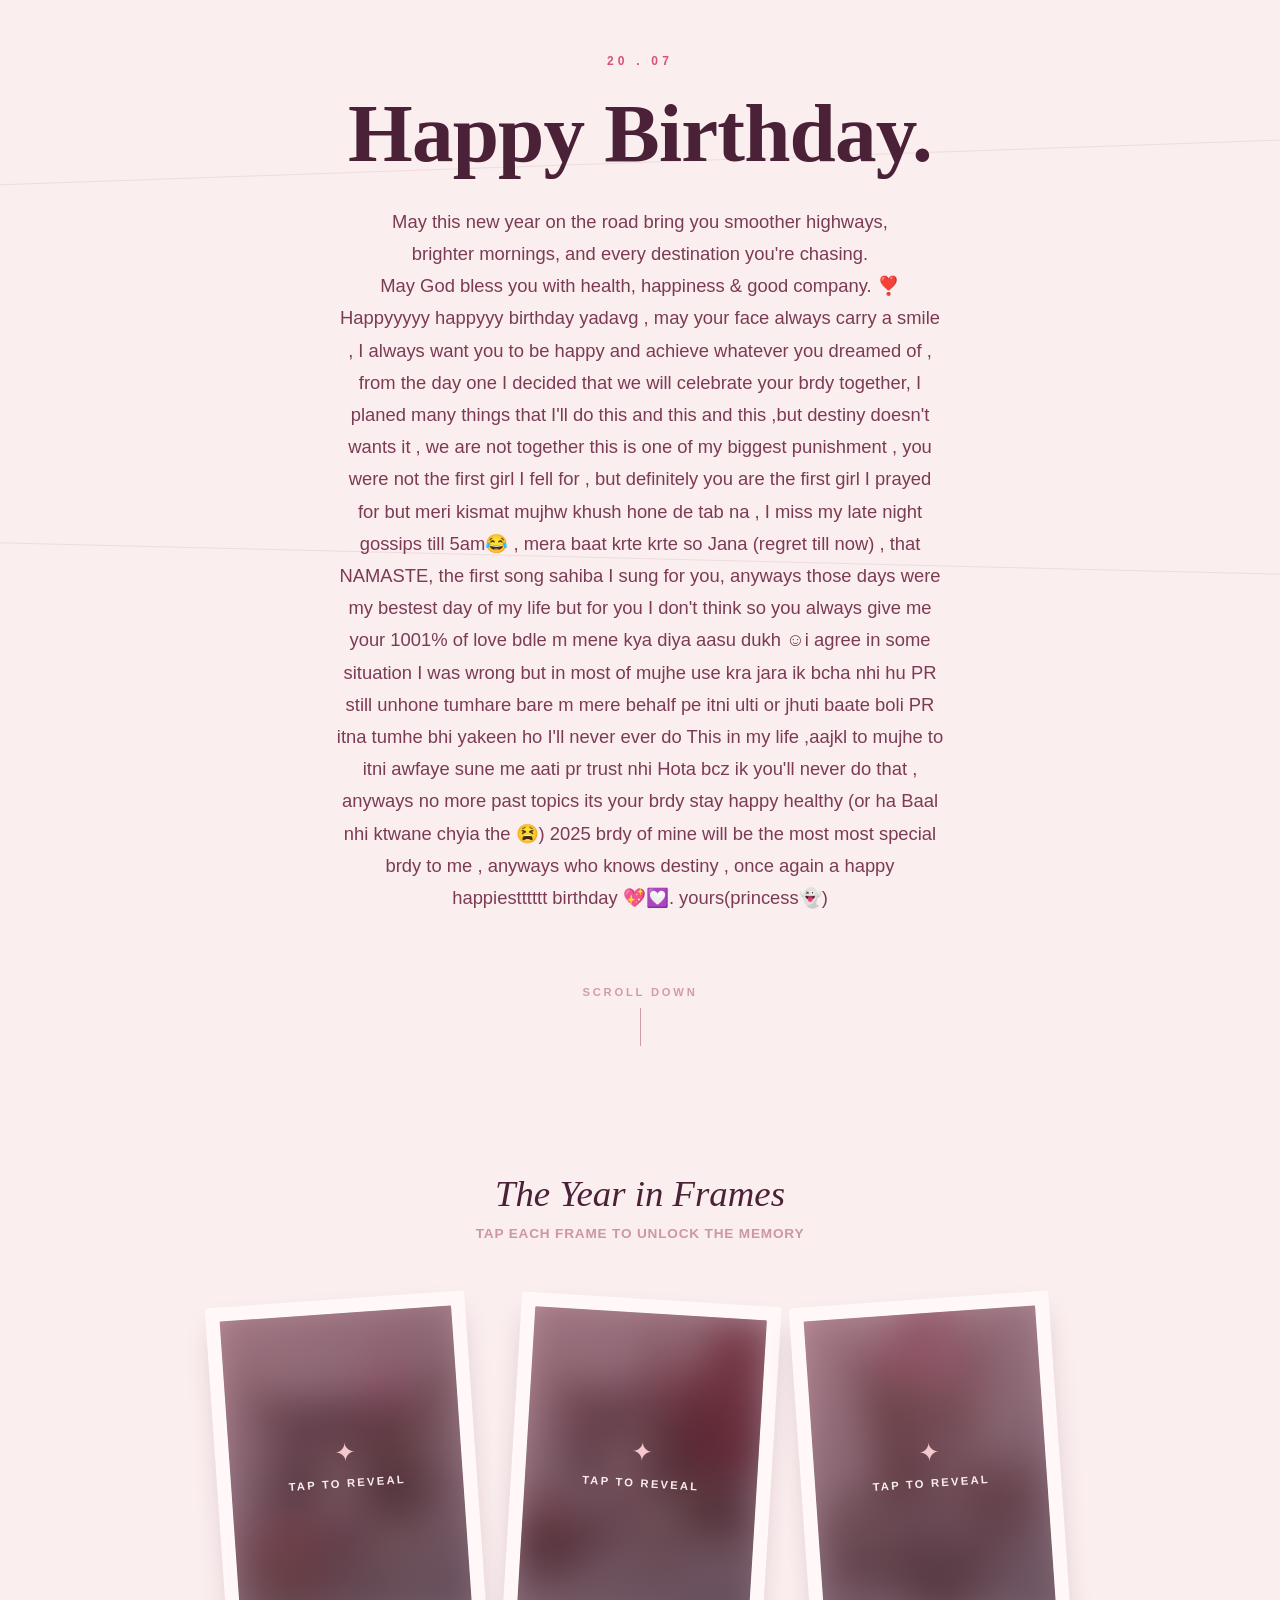
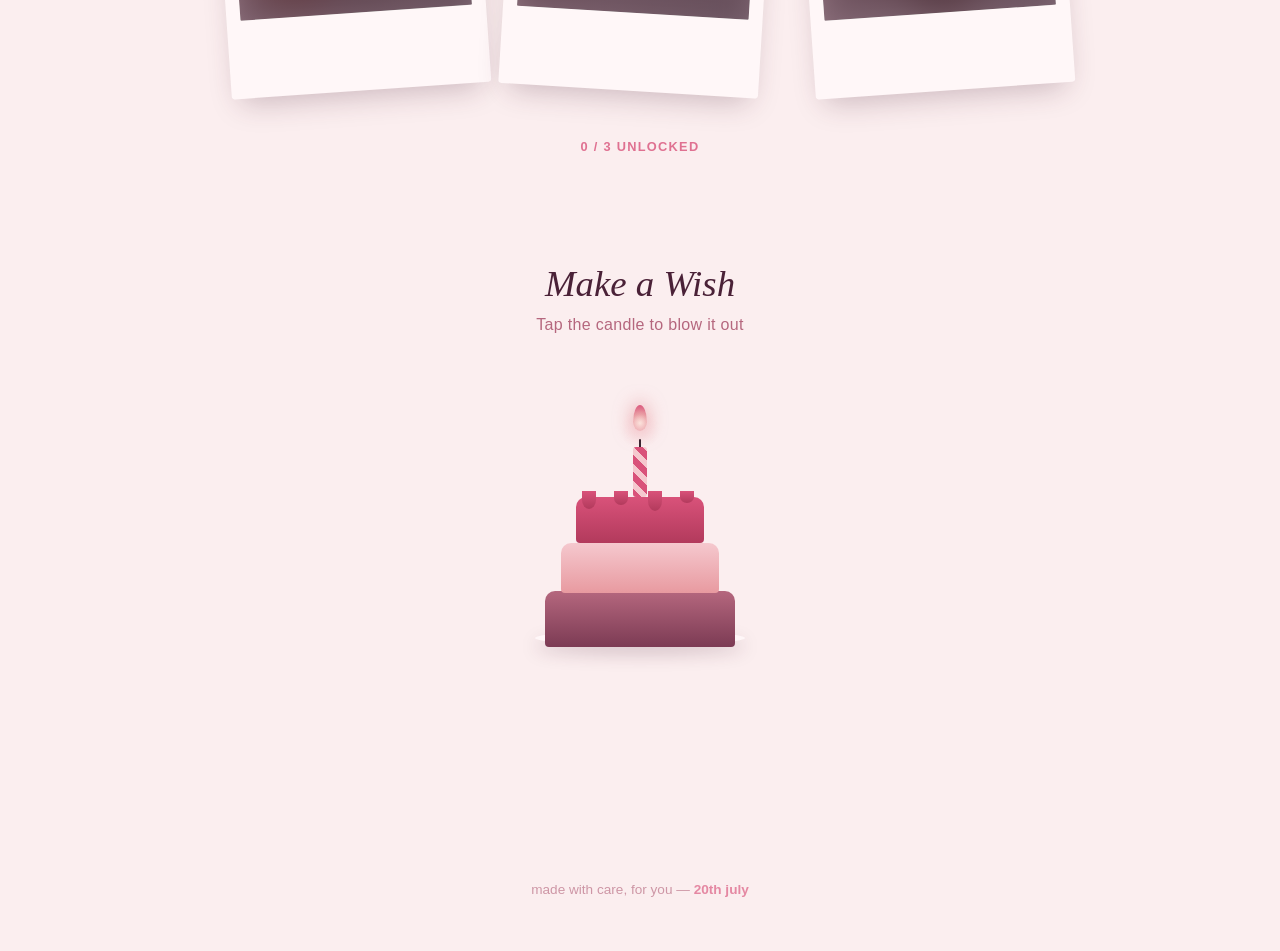
<file: index.html>
<!DOCTYPE html>
<html lang="en">
<head>
    <meta charset="UTF-8">
    <meta name="viewport" content="width=device-width, initial-scale=1.0">

    <title>Pink Paws & Puppy Love 🎀 | Pookie's Corner</title>

    <meta name="description"
          content="Welcome to Pookie's Corner - a cute Hello Kitty inspired website featuring adorable designs, animations and a cozy aesthetic built with HTML, CSS and JavaScript.">

    <meta name="keywords"
          content="Hello Kitty, Cute Website, Pink Website, HTML, CSS, JavaScript, Pookie, Sanrio">

    <meta name="author" content="Divyansh Sharma">

    <meta name="robots" content="index, follow">

    <link rel="canonical"
          href="https://hello-kitty-blond-pi.vercel.app/">

    <!-- Open Graph -->
    <meta property="og:title"
          content="Pink Paws & Puppy Love 🎀">

    <meta property="og:description"
          content="A cute Hello Kitty inspired website full of pink aesthetics and adorable animations.">

    <meta property="og:type"
          content="website">

    <meta property="og:url"
          content="https://hello-kitty-blond-pi.vercel.app/">

    <!-- Optional: replace with your own preview image later -->
    <meta property="og:image"
          content="https://hello-kitty-blond-pi.vercel.app/hello_kitty.jpg">

    <link rel="preconnect" href="https://fonts.googleapis.com">
    <link rel="preconnect" href="https://fonts.gstatic.com" crossorigin>

    <link href="https://fonts.googleapis.com/css2?family=Baloo+2:wght@500;700;800&family=Quicksand:wght@400;500;600;700&family=Caveat:wght@700&display=swap" rel="stylesheet">

    <link rel="stylesheet" href="style.css">

</head>
<body>

<canvas id="confetti-canvas"></canvas>

<div class="sky">
  <div class="wire wire-1"></div>
  <div class="wire wire-2"></div>
</div>

<main>

  <section class="hero">
    <p class="eyebrow">20 . 07</p>
    <h1 class="title">Happy Birthday.<br></h1>
    <p class="wish">May this new year on the road bring you smoother highways,<br>
    brighter mornings, and every destination you're chasing.<br>
    May God bless you with health, happiness &amp; good company. ❣️
    Happyyyyy happyyy birthday yadavg , may your face always carry a smile , I always want you to be happy and achieve whatever you dreamed of , from the day one I decided that we will celebrate your brdy together, I planed many things that I'll do this and this and this ,but destiny doesn't wants it , we are not together this is one of my biggest punishment , you were not the first girl I fell for , but definitely you are the first girl I prayed for but meri kismat mujhw khush hone de tab na , I miss my late night gossips till 5am😂 , mera baat krte krte so Jana (regret till now) , that NAMASTE, the first song sahiba I sung for you, anyways those days were my bestest day of my life but for you I don't think so you always give me your 1001% of love bdle m mene kya diya aasu dukh ☺i agree in some situation I was wrong but in most of mujhe use kra jara ik bcha nhi hu PR still unhone tumhare bare m mere behalf pe itni ulti or jhuti baate boli PR itna tumhe bhi yakeen ho I'll never ever do

    This in my life ,aajkl to mujhe to itni awfaye sune me aati pr trust nhi Hota bcz ik you'll never do that , anyways no more past topics its your brdy stay happy healthy (or ha Baal nhi ktwane chyia the 😫) 2025 brdy of mine will be the most most special brdy to me , anyways who knows destiny , once again a happy happiestttttt birthday 💖💟.                
                                                                                                
                                                                                yours(princess👻)
    </p>
    <div class="scroll-cue">
      <span>scroll down</span>
      <div class="scroll-line"></div>
    </div>
  </section>

  <section class="gallery">
    <h2 class="section-label">The Year in Frames</h2>
    <p class="gallery-hint">tap each frame to unlock the memory</p>

    <div class="frame-row" id="frameRow">
      <figure class="polaroid tilt-left" data-frame>
        <div class="polaroid-inner">
          <div class="seal">
            <span class="seal-icon">✦</span>
            <span class="seal-text">tap to reveal</span>
          </div>
          <img src="Birthday cat-kitty💕.jpg" alt="photo_1">
        </div>
        <figcaption>your fav person</figcaption>
      </figure>

      <figure class="polaroid tilt-right" data-frame>
        <div class="polaroid-inner">
          <div class="seal">
            <span class="seal-icon">✦</span>
            <span class="seal-text">tap to reveal</span>
          </div>
          <img src="download_1.jpg" alt="photo 2">
        </div>
        <figcaption>May your weigh increase this year</figcaption>
      </figure>

      <figure class="polaroid tilt-left" data-frame>
        <div class="polaroid-inner">
          <div class="seal">
            <span class="seal-icon">✦</span>
            <span class="seal-text">tap to reveal</span>
          </div>
          <img src="download.jpg" alt="photo 3">
        </div>
        <figcaption>Bus ab koi bimari mt LGA lena</figcaption>
      </figure>
    </div>

    <p class="gallery-progress" id="galleryProgress">0 / 3 unlocked</p>
  </section>

  <section class="cake-section">
    <h2 class="section-label">Make a Wish</h2>
    <p class="cake-instruction" id="cakeInstruction">Tap the candle to blow it out</p>

    <div class="cake-wrap" id="cakeWrap">
      <div class="candle" id="candle">
        <div class="flame-wrap" id="flameWrap">
          <div class="flame"></div>
          <div class="flame-glow"></div>
        </div>
        <div class="wick"></div>
        <div class="candle-stick"></div>
      </div>

      <div class="smoke" id="smoke"></div>

      <div class="cake">
        <div class="plate"></div>
        <div class="layer layer-top">
          <span class="drip"></span><span class="drip"></span><span class="drip"></span><span class="drip"></span>
        </div>
        <div class="layer layer-mid"></div>
        <div class="layer layer-bottom"></div>
      </div>
    </div>

    <p class="cake-result" id="cakeResult"></p>
  </section>

  <footer class="footer">
    <p>made with care, for you — <span>20th july</span></p>
  </footer>

</main>

<script src="script.js"></script>
</body>
</html>
</file>
<file: style.css>
:root{
  --cream: #FBEEEF;
  --cream-soft: #F6DFE3;
  --denim: #B5677E;
  --denim-deep: #7C3B54;
  --navy: #4A2137;
  --gold: #E89AA0;
  --gold-soft: #F5C8CE;
  --terracotta: #D9527A;
  --ink: #3A2430;
  --paper: #FFF7F8;

  --font-display: "Fraunces", serif;
  --font-body: "Manrope", sans-serif;
}

*{margin:0;padding:0;box-sizing:border-box;}

html{scroll-behavior:smooth;}

body{
  background: var(--cream);
  color: var(--ink);
  font-family: var(--font-body);
  overflow-x: hidden;
  position: relative;
}

@media (prefers-reduced-motion: reduce){
  *{animation-duration: 0.001ms !important; animation-iteration-count: 1 !important; transition-duration: 0.001ms !important; scroll-behavior: auto !important;}
}

::selection{ background: var(--gold-soft); color: var(--navy); }

/* ---------- background wires ---------- */
.sky{
  position: fixed;
  top: 0; left: 0; width: 100%; height: 100%;
  pointer-events: none;
  z-index: 0;
  opacity: 0.08;
}
.wire{
  position: absolute;
  left: -5%;
  width: 110%;
  height: 1px;
  background: var(--navy);
}
.wire-1{ top: 18%; transform: rotate(-2deg); }
.wire-2{ top: 62%; transform: rotate(1.4deg); }

main{ position: relative; z-index: 1; }

#confetti-canvas{
  position: fixed;
  top:0; left:0;
  width: 100vw; height: 100vh;
  pointer-events: none;
  z-index: 50;
}

/* ---------- HERO ---------- */
.hero{
  min-height: 100svh;
  display: flex;
  flex-direction: column;
  align-items: center;
  justify-content: center;
  text-align: center;
  padding: 6vh 6vw;
}

.eyebrow{
  font-family: var(--font-body);
  font-weight: 700;
  letter-spacing: 0.35em;
  font-size: 0.75rem;
  color: var(--terracotta);
  margin-bottom: 1.4rem;
  text-transform: uppercase;
}

.title{
  font-family: var(--font-display);
  font-weight: 600;
  font-size: clamp(2.6rem, 8vw, 5.2rem);
  line-height: 1.04;
  color: var(--navy);
  letter-spacing: -0.01em;
}

.title span{
  font-style: italic;
  font-weight: 500;
  color: var(--denim);
  position: relative;
  display: inline-block;
}

.title span::after{
  content: '';
  position: absolute;
  left: -2%;
  right: -2%;
  bottom: 0.06em;
  height: 0.22em;
  background: var(--gold-soft);
  z-index: -1;
  border-radius: 2px;
}

.wish{
  margin-top: 1.8rem;
  max-width: 38rem;
  font-size: clamp(0.98rem, 2.1vw, 1.15rem);
  line-height: 1.75;
  color: var(--denim-deep);
  font-weight: 500;
}

.scroll-cue{
  margin-top: 4.5rem;
  display: flex;
  flex-direction: column;
  align-items: center;
  gap: 0.6rem;
  color: var(--denim);
  opacity: 0.6;
}
.scroll-cue span{
  font-size: 0.7rem;
  letter-spacing: 0.25em;
  text-transform: uppercase;
  font-weight: 700;
}
.scroll-line{
  width: 1px;
  height: 38px;
  background: var(--denim);
  position: relative;
  overflow: hidden;
}
.scroll-line::after{
  content:'';
  position: absolute;
  top: -100%;
  left: 0;
  width: 100%;
  height: 100%;
  background: var(--terracotta);
  animation: scrollDrip 1.8s ease-in-out infinite;
}
@keyframes scrollDrip{
  0%{ top: -100%; }
  60%{ top: 100%; }
  100%{ top: 100%; }
}

/* ---------- GALLERY ---------- */
.gallery{
  padding: 8vh 6vw 8vh;
  max-width: 1100px;
  margin: 0 auto;
  text-align: center;
}

.section-label{
  font-family: var(--font-display);
  font-style: italic;
  font-weight: 500;
  font-size: clamp(1.6rem, 3.5vw, 2.3rem);
  color: var(--navy);
  margin-bottom: 0.7rem;
}

.gallery-hint{
  font-size: 0.85rem;
  letter-spacing: 0.06em;
  color: var(--denim);
  opacity: 0.65;
  margin-bottom: 3.6rem;
  text-transform: uppercase;
  font-weight: 700;
}

.frame-row{
  display: flex;
  flex-wrap: wrap;
  justify-content: center;
  align-items: flex-start;
  gap: 2.5rem 2rem;
}

.polaroid{
  background: var(--paper);
  padding: 14px 14px 46px;
  width: 260px;
  box-shadow: 0 14px 30px -10px rgba(74,33,55,0.28);
  border-radius: 3px;
  position: relative;
  transition: transform 0.45s cubic-bezier(.2,.8,.2,1), box-shadow 0.45s ease;
}

.tilt-left{ transform: rotate(-4deg); }
.tilt-right{ transform: rotate(3.5deg); }

.polaroid.unlocked:hover{
  transform: rotate(0deg) translateY(-10px) scale(1.04);
  box-shadow: 0 26px 44px -12px rgba(74,33,55,0.4);
  z-index: 5;
}

.polaroid-inner{
  position: relative;
  width: 100%;
  height: 300px;
  border-radius: 1px;
  overflow: hidden;
  cursor: pointer;
  -webkit-tap-highlight-color: transparent;
}

.polaroid-inner img{
  display: block;
  width: 100%;
  height: 100%;
  object-fit: cover;
  filter: saturate(0.92) contrast(1.02) blur(18px) brightness(0.55);
  transform: scale(1.12);
  transition: filter 0.9s ease, transform 0.9s cubic-bezier(.2,.8,.2,1);
}

/* sealed (locked) state */
.seal{
  position: absolute;
  inset: 0;
  z-index: 4;
  display: flex;
  flex-direction: column;
  align-items: center;
  justify-content: center;
  gap: 0.6rem;
  background: linear-gradient(160deg, rgba(181,103,126,0.55), rgba(74,33,55,0.55));
  color: var(--cream);
  transition: opacity 0.6s ease, transform 0.6s ease;
}

.seal-icon{
  font-size: 1.6rem;
  color: var(--gold-soft);
  animation: sealPulse 1.8s ease-in-out infinite;
}

.seal-text{
  font-size: 0.7rem;
  letter-spacing: 0.2em;
  text-transform: uppercase;
  font-weight: 700;
}

@keyframes sealPulse{
  0%, 100%{ transform: scale(1); opacity: 0.9; }
  50%{ transform: scale(1.18); opacity: 1; }
}

.polaroid-inner:hover .seal{
  background: linear-gradient(160deg, rgba(181,103,126,0.4), rgba(74,33,55,0.4));
}

/* unlocked state */
.polaroid.unlocked .seal{
  opacity: 0;
  transform: scale(1.3);
  pointer-events: none;
}

.polaroid.unlocked .polaroid-inner img{
  filter: saturate(0.95) contrast(1.02) blur(0) brightness(1);
  transform: scale(1);
}

.polaroid.unlocked .polaroid-inner{
  cursor: default;
}

.polaroid figcaption{
  margin-top: 14px;
  text-align: center;
  font-family: var(--font-display);
  font-style: italic;
  font-size: 0.95rem;
  color: var(--denim-deep);
  opacity: 0;
  transform: translateY(6px);
  transition: opacity 0.6s ease 0.2s, transform 0.6s ease 0.2s;
}

.polaroid.unlocked figcaption{
  opacity: 1;
  transform: translateY(0);
}

.gallery-progress{
  margin-top: 3rem;
  font-size: 0.8rem;
  letter-spacing: 0.1em;
  text-transform: uppercase;
  font-weight: 700;
  color: var(--terracotta);
  opacity: 0.8;
}

/* ---------- CAKE ---------- */
.cake-section{
  padding: 4vh 6vw 14vh;
  display: flex;
  flex-direction: column;
  align-items: center;
  text-align: center;
}

.cake-instruction{
  color: var(--denim);
  font-weight: 500;
  margin-bottom: 3.2rem;
  font-size: 1rem;
  letter-spacing: 0.02em;
  transition: opacity 0.4s ease;
}

.cake-wrap{
  position: relative;
  width: 220px;
  height: 260px;
  cursor: pointer;
  user-select: none;
  -webkit-tap-highlight-color: transparent;
}

.candle{
  position: absolute;
  left: 50%;
  top: 42px;
  transform: translateX(-50%);
  width: 14px;
  height: 70px;
  z-index: 6;
}

.candle-stick{
  position: absolute;
  bottom: 0;
  left: 50%;
  transform: translateX(-50%);
  width: 14px;
  height: 50px;
  background: repeating-linear-gradient(45deg, var(--terracotta), var(--terracotta) 6px, var(--gold-soft) 6px, var(--gold-soft) 12px);
  border-radius: 3px;
}

.wick{
  position: absolute;
  top: 12px;
  left: 50%;
  transform: translateX(-50%);
  width: 2px;
  height: 10px;
  background: var(--ink);
  border-radius: 1px;
}

.flame-wrap{
  position: absolute;
  top: -22px;
  left: 50%;
  transform: translateX(-50%);
  transform-origin: bottom center;
  transition: opacity 0.5s ease, transform 0.5s ease;
}

.flame{
  width: 14px;
  height: 26px;
  background: radial-gradient(circle at 50% 70%, #FFF0E3 0%, var(--gold) 45%, var(--terracotta) 100%);
  border-radius: 50% 50% 50% 50% / 65% 65% 35% 35%;
  animation: flicker 0.6s ease-in-out infinite alternate;
  box-shadow: 0 0 16px 4px rgba(232,154,160,0.55);
}

.flame-glow{
  position: absolute;
  top: 4px; left: 50%;
  transform: translateX(-50%);
  width: 40px; height: 40px;
  background: radial-gradient(circle, rgba(245,200,206,0.45), transparent 70%);
  border-radius: 50%;
  pointer-events: none;
  animation: glowPulse 1.4s ease-in-out infinite;
}

@keyframes flicker{
  0%{ transform: rotate(-3deg) scaleY(1); }
  50%{ transform: rotate(2deg) scaleY(1.06); }
  100%{ transform: rotate(-1deg) scaleY(0.96); }
}
@keyframes glowPulse{
  0%, 100%{ opacity: 0.7; }
  50%{ opacity: 1; }
}

.cake-wrap.blown .flame-wrap{
  opacity: 0;
  transform: translateX(-50%) translateY(-14px) scale(0.4);
}

.smoke{
  position: absolute;
  top: -10px;
  left: 50%;
  width: 6px;
  height: 6px;
  transform: translateX(-50%);
  z-index: 5;
  opacity: 0;
  pointer-events: none;
}
.cake-wrap.blown .smoke{
  animation: smokeRise 1.4s ease-out forwards;
}
@keyframes smokeRise{
  0%{ opacity: 0.55; width: 6px; height: 6px; transform: translate(-50%, 0) scale(1); background: rgba(140,110,120,0.5); border-radius: 50%; }
  100%{ opacity: 0; width: 30px; height: 50px; transform: translate(-50%, -60px) scale(1.6); background: rgba(140,110,120,0.15); border-radius: 50%; }
}

.cake{
  position: absolute;
  bottom: 0;
  left: 0;
  width: 100%;
  z-index: 3;
}

.plate{
  position: absolute;
  bottom: 0;
  left: 50%;
  transform: translateX(-50%);
  width: 210px;
  height: 14px;
  background: var(--paper);
  border-radius: 50%;
  box-shadow: 0 8px 18px rgba(74,33,55,0.25);
}

.layer{
  position: relative;
  margin: 0 auto;
  border-radius: 10px 10px 4px 4px;
}

.layer-bottom{
  width: 190px;
  height: 56px;
  background: linear-gradient(180deg, var(--denim) 0%, var(--denim-deep) 100%);
  margin-bottom: -2px;
  z-index: 1;
}

.layer-mid{
  width: 158px;
  height: 50px;
  background: linear-gradient(180deg, var(--gold-soft) 0%, var(--gold) 100%);
  margin-bottom: -2px;
  z-index: 2;
}

.layer-top{
  width: 128px;
  height: 46px;
  background: linear-gradient(180deg, var(--terracotta) 0%, #B23A5C 100%);
  z-index: 3;
  position: relative;
}

.drip{
  position: absolute;
  top: -6px;
  width: 14px;
  height: 18px;
  background: inherit;
  border-radius: 0 0 50% 50%;
}
.drip:nth-child(1){ left: 6px; }
.drip:nth-child(2){ left: 38px; height: 14px; }
.drip:nth-child(3){ left: 72px; height: 20px; }
.drip:nth-child(4){ left: 104px; height: 12px; }

.cake-wrap:not(.blown):hover .cake{
  animation: cakeWiggle 0.5s ease-in-out;
}
@keyframes cakeWiggle{
  0%, 100%{ transform: translateY(0); }
  50%{ transform: translateY(-3px); }
}

.cake-wrap.blown .cake{
  animation: cakeSettle 0.4s ease-out;
}
@keyframes cakeSettle{
  0%{ transform: scale(1); }
  40%{ transform: scale(0.97); }
  100%{ transform: scale(1); }
}

.cake-result{
  margin-top: 2.6rem;
  font-family: var(--font-display);
  font-style: italic;
  font-size: 1.3rem;
  color: var(--terracotta);
  min-height: 1.6em;
  opacity: 0;
  transform: translateY(8px);
  transition: opacity 0.6s ease, transform 0.6s ease;
}
.cake-result.show{
  opacity: 1;
  transform: translateY(0);
}

/* ---------- FOOTER ---------- */
.footer{
  text-align: center;
  padding: 4vh 0 6vh;
  font-size: 0.85rem;
  color: var(--denim);
  opacity: 0.65;
  font-weight: 500;
}
.footer span{
  color: var(--terracotta);
  font-weight: 700;
}

/* ---------- responsive ---------- */
@media (max-width: 640px){
  .frame-row{ gap: 2.2rem 0; }
  .polaroid{ width: 220px; }
  .polaroid-inner{ height: 250px; }
}
</file>
